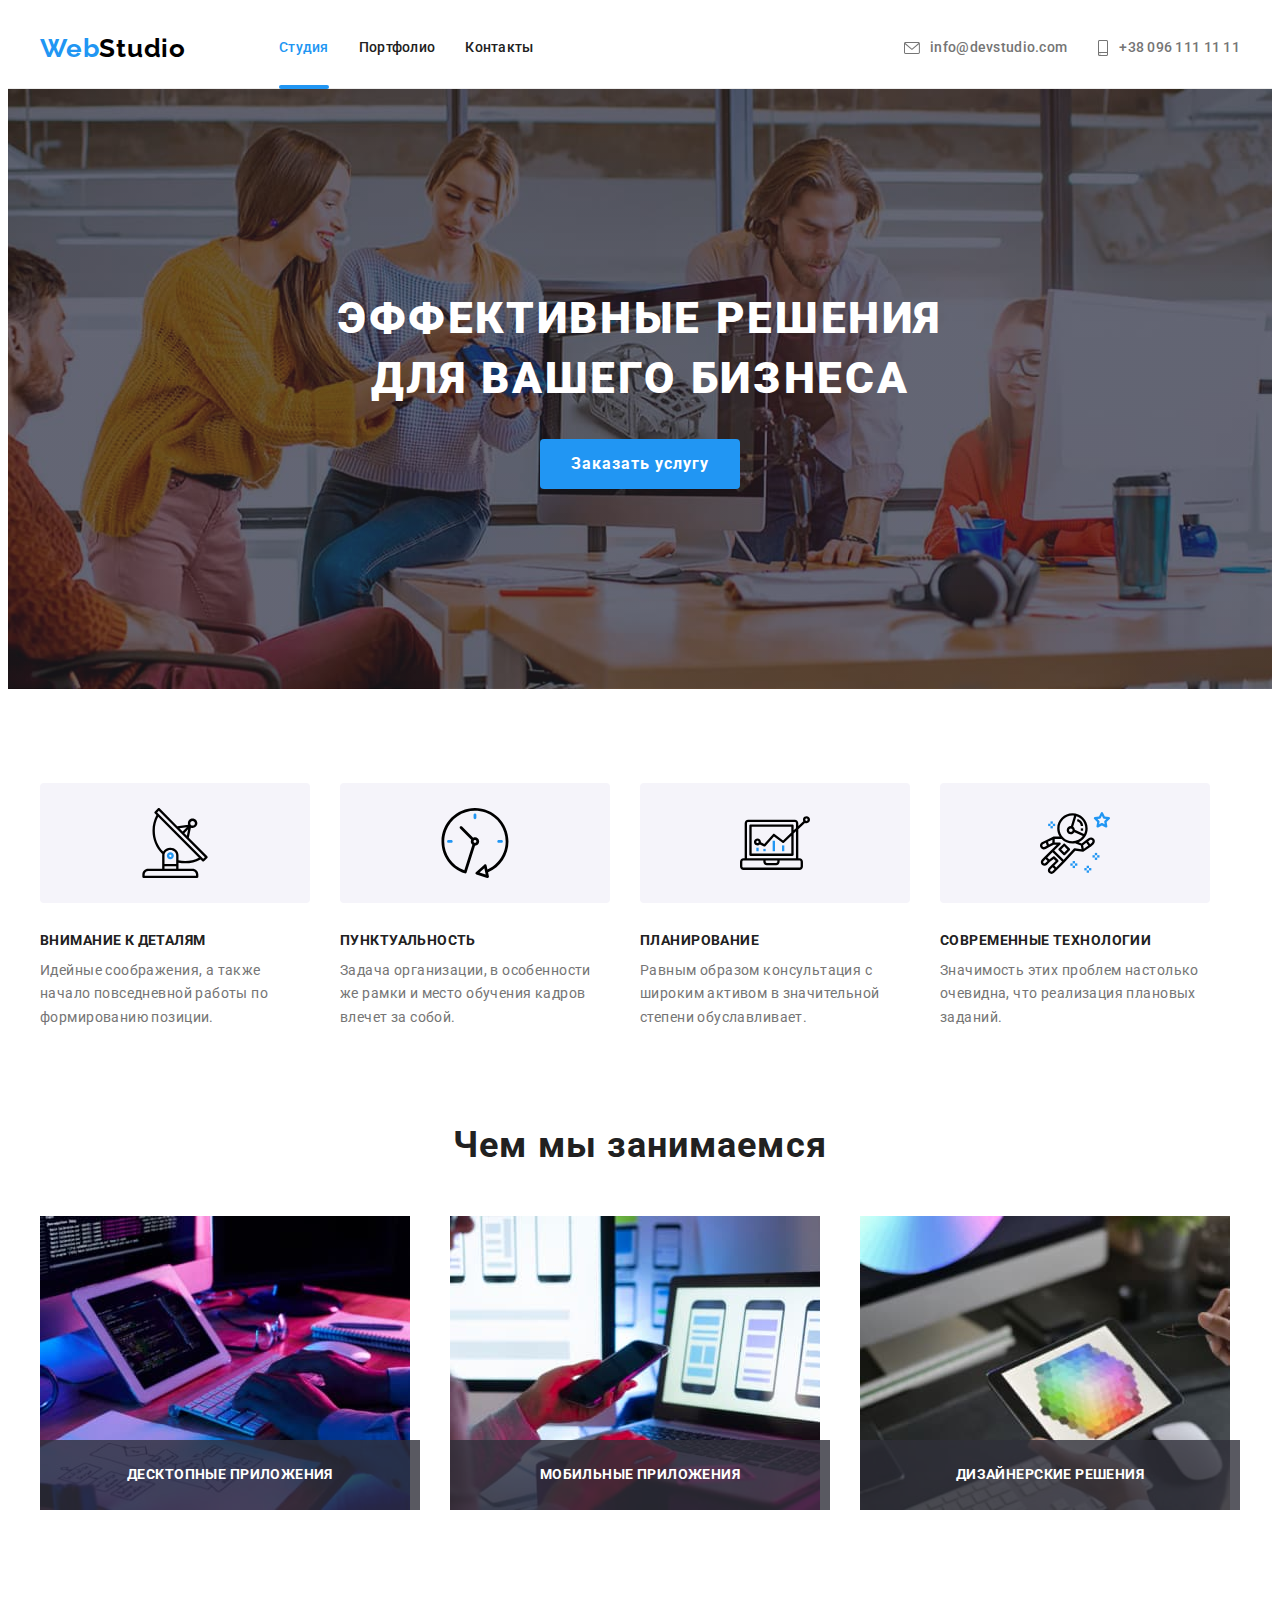
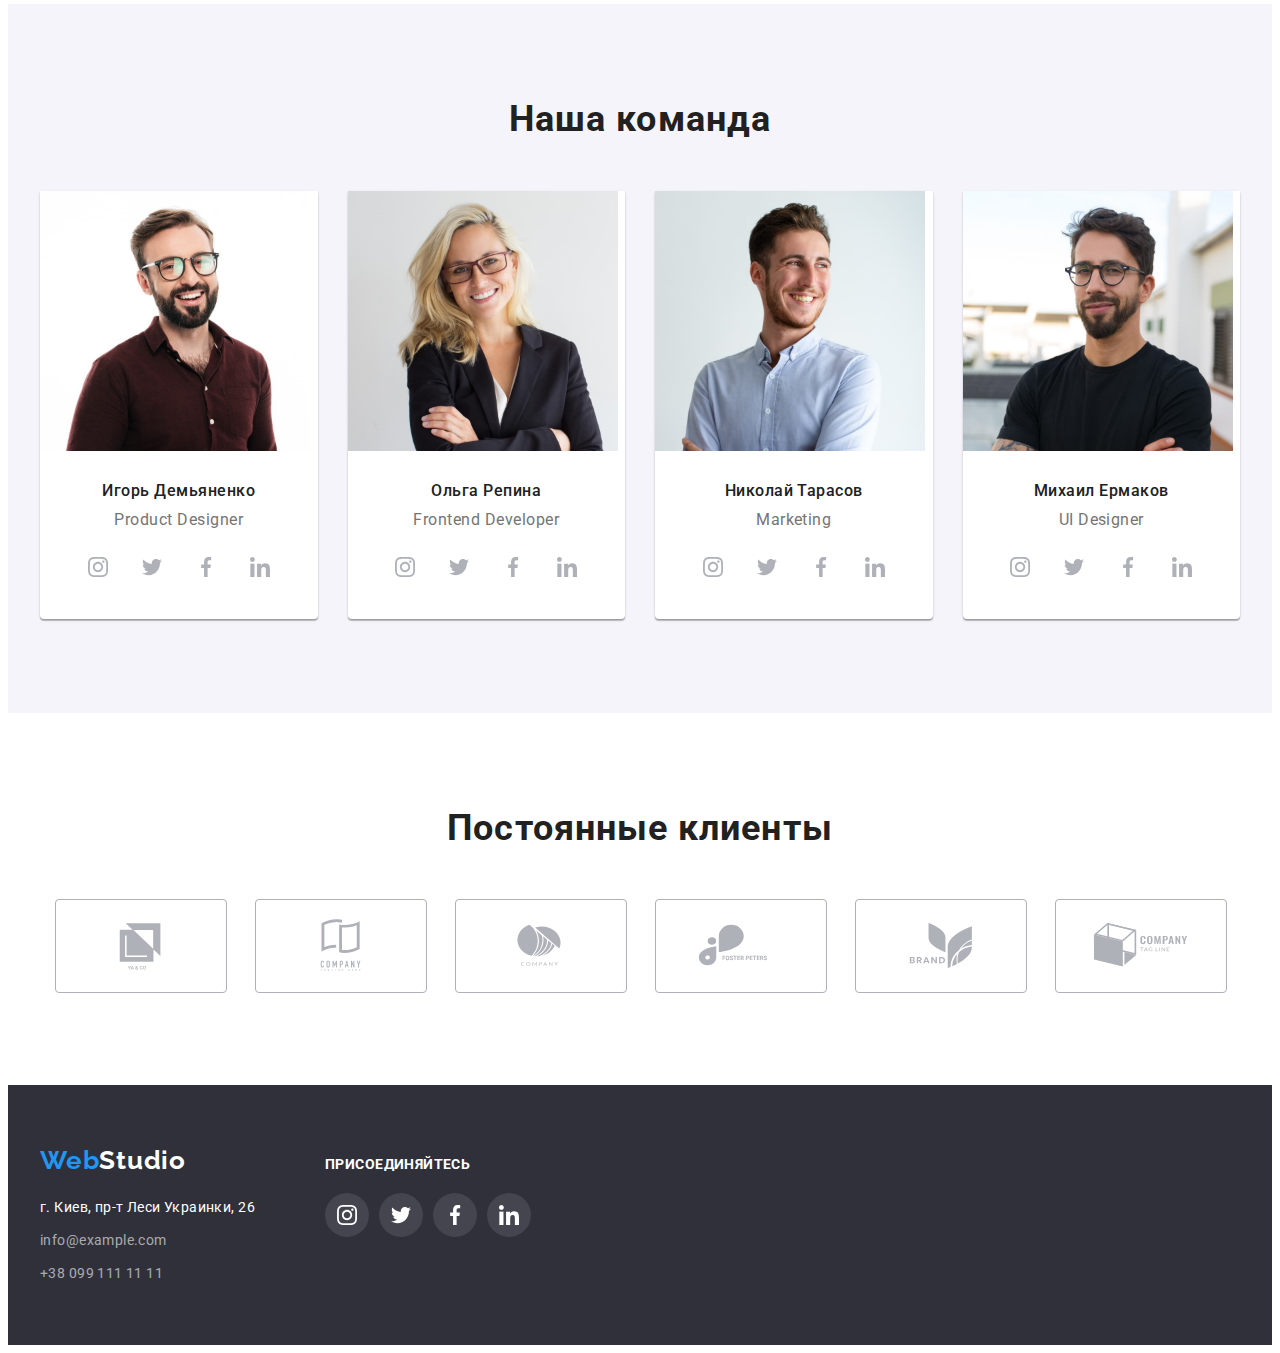
<file: index.html>
<!DOCTYPE html>
<html lang="ru">
  <head>
    <meta charset="UTF-8" />
    <meta http-equiv="X-UA-Compatible" content="IE=edge" />
    <meta name="viewport" content="width=device-width, initial-scale=1.0" />
    <title>WebStudio</title>
    <link rel="preconnect" href="https://fonts.googleapis.com" />
    <link rel="preconnect" href="https://fonts.gstatic.com" crossorigin />
    <link
      href="https://fonts.googleapis.com/css2?family=Raleway:wght@700&family=Roboto:wght@400;500;700;900&display=swap"
      rel="stylesheet"
    />
    <link
      rel="stylesheet"
      href="https://cdnjs.cloudflare.com/ajax/libs/modern-normalize/1.1.0/modern-normalize.min.css"
      integrity="sha512-wpPYUAdjBVSE4KJnH1VR1HeZfpl1ub8YT/NKx4PuQ5NmX2tKuGu6U/JRp5y+Y8XG2tV+wKQpNHVUX03MfMFn9Q=="
      crossorigin="anonymous"
      referrerpolicy="no-referrer"
    />
    <link rel="stylesheet" href="./css/styles.css" />
  </head>

  <body>
    <header class="header">
      <div class="container header-container">
        <nav class="header-navigation">
          <a class="logo header-logo link" href="./index.html" lang="en">
            Web<span class="header-logo-text">Studio</span></a
          >
          <ul class="header-list list">
            <li class="header-item">
              <a href="./index.html" class="header-link link current-page">Студия</a>
            </li>
            <li class="header-item">
              <a href="./portfolio.html" class="header-link link">Портфолио</a>
            </li>
            <li class="header-item">
              <a href="" class="header-link link">Контакты</a>
            </li>
          </ul>
        </nav>
        <ul class="header-list list">
          <li class="header-item">
            <a class="header-contacts link" href="mailto:info@devstudio.com">
              <svg class="contacts-icon" width="16" height="12">
                <use href="./images/icons.svg#icon-envelope"></use>
              </svg>
              info@devstudio.com
            </a>
          </li>
          <li class="header-item">
            <a class="header-contacts link" href="tel:+380961111111">
              <svg class="contacts-icon" width="12" height="16">
                <use href="./images/icons.svg#icon-smartphone"></use>
              </svg>
              +38 096 111 11 11
            </a>
          </li>
        </ul>
      </div>
    </header>
    <main>
      <!-- HERO -->
      <section class="hero">
        <div class="container">
          <h1 class="hero-item">Эффективные решения для вашего бизнеса</h1>
          <button class="hero-btn" type="button" data-modal-open>Заказать услугу</button>
        </div>
      </section>
      <!-- BENEFITS -->
      <section class="benefits section">
        <div class="container">
          <h2 class="visually-hidden">Наши преимущества</h2>
          <ul class="benefits-list list">
            <li class="benefits-item">
              <div class="benefits-icon-box">
                <svg class="benefits-icon" width="70" height="70">
                  <use href="./images/icons.svg#icon-antenna"></use>
                </svg>
              </div>
              <h3 class="benefits-title">Внимание к деталям</h3>
              <p class="benefits-text">
                Идейные соображения, а также начало повседневной работы по формированию позиции.
              </p>
            </li>
            <li class="benefits-item">
              <div class="benefits-icon-box">
                <svg class="benefits-icon" width="70" height="70">
                  <use href="./images/icons.svg#icon-clock"></use>
                </svg>
              </div>
              <h3 class="benefits-title">Пунктуальность</h3>
              <p class="benefits-text">
                Задача организации, в особенности же рамки и место обучения кадров влечет за собой.
              </p>
            </li>
            <li class="benefits-item">
              <div class="benefits-icon-box">
                <svg class="benefits-icon" width="70" height="70">
                  <use href="./images/icons.svg#icon-diagram"></use>
                </svg>
              </div>
              <h3 class="benefits-title">Планирование</h3>
              <p class="benefits-text">
                Равным образом консультация с широким активом в значительной степени обуславливает.
              </p>
            </li>
            <li class="benefits-item">
              <div class="benefits-icon-box">
                <svg class="benefits-icon" width="70" height="70">
                  <use href="./images/icons.svg#icon-astronaut"></use>
                </svg>
              </div>
              <h3 class="benefits-title">Современные технологии</h3>
              <p class="benefits-text">
                Значимость этих проблем настолько очевидна, что реализация плановых заданий.
              </p>
            </li>
          </ul>
        </div>
      </section>
      <!-- ABOUT -->
      <section class="about section">
        <div class="container">
          <h2 class="about-title section-title">Чем мы занимаемся</h2>
          <ul class="about-list list">
            <li class="about-item">
              <img src="./images/box-1.jpg" alt="кодинг" width="370" height="294" />
              <p class="about-item-title">Десктопные приложения</p>
            </li>
            <li class="about-item">
              <img src="./images/box-2.jpg" alt="мобильные приложения" width="370" height="294" />
              <p class="about-item-title">Мобильные приложения</p>
            </li>
            <li class="about-item">
              <img src="./images/box-3.jpg" alt="дизайн" width="370" height="294" />
              <p class="about-item-title">Дизайнерские решения</p>
            </li>
          </ul>
        </div>
      </section>
      <!-- TEAM -->
      <section class="team section">
        <div class="container">
          <h2 class="team-title section-title">Наша команда</h2>
          <ul class="team-list list">
            <li class="team-item">
              <img src="./images/team-card-1.jpg" alt="Игорь Демьяненко" width="270" height="260" />
              <div class="team-item-about">
                <h3 class="team-item-title">Игорь Демьяненко</h3>
                <p class="team-item-text" lang="en">Product Designer</p>
                <ul class="team-social-list list">
                  <li class="team-social-item">
                    <a href="" class="team-social-link">
                      <svg class="team-social-icon" width="20" height="20">
                        <use href="./images/icons.svg#icon-instagram"></use>
                      </svg>
                    </a>
                  </li>
                  <li class="team-social-item">
                    <a href="" class="team-social-link">
                      <svg class="team-social-icon" width="20" height="20">
                        <use href="./images/icons.svg#icon-twitter"></use>
                      </svg>
                    </a>
                  </li>
                  <li class="team-social-item">
                    <a href="" class="team-social-link">
                      <svg class="team-social-icon" width="20" height="20">
                        <use href="./images/icons.svg#icon-facebook"></use>
                      </svg>
                    </a>
                  </li>
                  <li class="team-social-item">
                    <a href="" class="team-social-link">
                      <svg class="team-social-icon" width="20" height="20">
                        <use href="./images/icons.svg#icon-linkedin"></use>
                      </svg>
                    </a>
                  </li>
                </ul>
              </div>
            </li>
            <li class="team-item">
              <img src="./images/team-card-2.jpg" alt="Ольга Репина" width="270" height="260" />
              <div class="team-item-about">
                <h3 class="team-item-title">Ольга Репина</h3>
                <p class="team-item-text" lang="en">Frontend Developer</p>
                <ul class="team-social-list list">
                  <li class="team-social-item">
                    <a href="" class="team-social-link">
                      <svg class="team-social-icon" width="20" height="20">
                        <use href="./images/icons.svg#icon-instagram"></use>
                      </svg>
                    </a>
                  </li>
                  <li class="team-social-item">
                    <a href="" class="team-social-link">
                      <svg class="team-social-icon" width="20" height="20">
                        <use href="./images/icons.svg#icon-twitter"></use>
                      </svg>
                    </a>
                  </li>
                  <li class="team-social-item">
                    <a href="" class="team-social-link">
                      <svg class="team-social-icon" width="20" height="20">
                        <use href="./images/icons.svg#icon-facebook"></use>
                      </svg>
                    </a>
                  </li>
                  <li class="team-social-item">
                    <a href="" class="team-social-link">
                      <svg class="team-social-icon" width="20" height="20">
                        <use href="./images/icons.svg#icon-linkedin"></use>
                      </svg>
                    </a>
                  </li>
                </ul>
              </div>
            </li>
            <li class="team-item">
              <img src="./images/team-card-3.jpg" alt="Николай Тарасов" width="270" height="260" />
              <div class="team-item-about">
                <h3 class="team-item-title">Николай Тарасов</h3>
                <p class="team-item-text" lang="en">Marketing</p>
                <ul class="team-social-list list">
                  <li class="team-social-item">
                    <a href="" class="team-social-link">
                      <svg class="team-social-icon" width="20" height="20">
                        <use href="./images/icons.svg#icon-instagram"></use>
                      </svg>
                    </a>
                  </li>
                  <li class="team-social-item">
                    <a href="" class="team-social-link">
                      <svg class="team-social-icon" width="20" height="20">
                        <use href="./images/icons.svg#icon-twitter"></use>
                      </svg>
                    </a>
                  </li>
                  <li class="team-social-item">
                    <a href="" class="team-social-link">
                      <svg class="team-social-icon" width="20" height="20">
                        <use href="./images/icons.svg#icon-facebook"></use>
                      </svg>
                    </a>
                  </li>
                  <li class="team-social-item">
                    <a href="" class="team-social-link">
                      <svg class="team-social-icon" width="20" height="20">
                        <use href="./images/icons.svg#icon-linkedin"></use>
                      </svg>
                    </a>
                  </li>
                </ul>
              </div>
            </li>
            <li class="team-item">
              <img src="./images/team-card-4.jpg" alt="Михаил Ермаков" width="270" height="260" />
              <div class="team-item-about">
                <h3 class="team-item-title">Михаил Ермаков</h3>
                <p class="team-item-text" lang="en">UI Designer</p>
                <ul class="team-social-list list">
                  <li class="team-social-item">
                    <a href="" class="team-social-link">
                      <svg class="team-social-icon" width="20" height="20">
                        <use href="./images/icons.svg#icon-instagram"></use>
                      </svg>
                    </a>
                  </li>
                  <li class="team-social-item">
                    <a href="" class="team-social-link">
                      <svg class="team-social-icon" width="20" height="20">
                        <use href="./images/icons.svg#icon-twitter"></use>
                      </svg>
                    </a>
                  </li>
                  <li class="team-social-item">
                    <a href="" class="team-social-link">
                      <svg class="team-social-icon" width="20" height="20">
                        <use href="./images/icons.svg#icon-facebook"></use>
                      </svg>
                    </a>
                  </li>
                  <li class="team-social-item">
                    <a href="" class="team-social-link">
                      <svg class="team-social-icon" width="20" height="20">
                        <use href="./images/icons.svg#icon-linkedin"></use>
                      </svg>
                    </a>
                  </li>
                </ul>
              </div>
            </li>
          </ul>
        </div>
      </section>
      <!-- CLIENTS -->
      <section class="clients section">
        <div class="container">
          <h2 class="clients-title section-title">Постоянные клиенты</h2>
          <ul class="clients-list list">
            <li class="clients-item">
              <a href="" class="clients-link">
                <svg class="clients-icon" width="106" height="60">
                  <use href="./images/icons.svg#icon-client-1"></use>
                </svg>
              </a>
            </li>
            <li class="clients-item">
              <a href="" class="clients-link">
                <svg class="clients-icon" width="106" height="60">
                  <use href="./images/icons.svg#icon-client-2"></use>
                </svg>
              </a>
            </li>
            <li class="clients-item">
              <a href="" class="clients-link">
                <svg class="clients-icon" width="106" height="60">
                  <use href="./images/icons.svg#icon-client-3"></use>
                </svg>
              </a>
            </li>
            <li class="clients-item">
              <a href="" class="clients-link">
                <svg class="clients-icon" width="106" height="60">
                  <use href="./images/icons.svg#icon-client-4"></use>
                </svg>
              </a>
            </li>
            <li class="clients-item">
              <a href="" class="clients-link">
                <svg class="clients-icon" width="106" height="60">
                  <use href="./images/icons.svg#icon-client-5"></use>
                </svg>
              </a>
            </li>
            <li class="clients-item">
              <a href="" class="clients-link">
                <svg class="clients-icon" width="106" height="60">
                  <use href="./images/icons.svg#icon-client-6"></use>
                </svg>
              </a>
            </li>
          </ul>
        </div>
      </section>
    </main>
    <footer class="footer">
      <div class="container footer-container">
        <div class="footer-address">
          <a class="logo footer-logo link" href="./index.html" lang="en">
            Web<span class="footer-logo-text">Studio</span></a
          >
          <address class="address">
            <ul class="address-list list">
              <li class="address-item">
                <a
                  class="address-link link"
                  href="https://goo.gl/maps/UUVyCfxWeA6QMMEp7"
                  target="_blank"
                  rel="noopener noreferrer"
                >
                  г. Киев, пр-т Леси Украинки, 26
                </a>
              </li>
              <li class="address-item">
                <a class="contacts-link link" href="mailto:info@example.com">info@example.com</a>
              </li>
              <li class="address-item">
                <a class="contacts-link link" href="tel:+380991111111">+38 099 111 11 11</a>
              </li>
            </ul>
          </address>
        </div>
        <div class="footer-social">
          <p class="footer-social-title">присоединяйтесь</p>
          <ul class="footer-social-list list">
            <li class="footer-social-item">
              <a href="" class="footer-social-link">
                <svg class="footer-social-icon" width="20" height="20">
                  <use href="./images/icons.svg#icon-instagram"></use>
                </svg>
              </a>
            </li>
            <li class="footer-social-item">
              <a href="" class="footer-social-link">
                <svg class="footer-social-icon" width="20" height="20">
                  <use href="./images/icons.svg#icon-twitter"></use>
                </svg>
              </a>
            </li>
            <li class="footer-social-item">
              <a href="" class="footer-social-link">
                <svg class="footer-social-icon" width="20" height="20">
                  <use href="./images/icons.svg#icon-facebook"></use>
                </svg>
              </a>
            </li>
            <li class="footer-social-item">
              <a href="" class="footer-social-link">
                <svg class="footer-social-icon" width="20" height="20">
                  <use href="./images/icons.svg#icon-linkedin"></use>
                </svg>
              </a>
            </li>
          </ul>
        </div>
      </div>
    </footer>
    <div class="backdrop is-hidden" data-modal>
      <div class="modal">
        <button type="button" class="modal-close" data-modal-close>
          <svg class="close-icon" width="18" height="18">
            <use href="./images/icons.svg#icon-close"></use>
          </svg>
        </button>
      </div>
    </div>
    <script src="./js/modal.js"></script>
  </body>
</html>
</file>
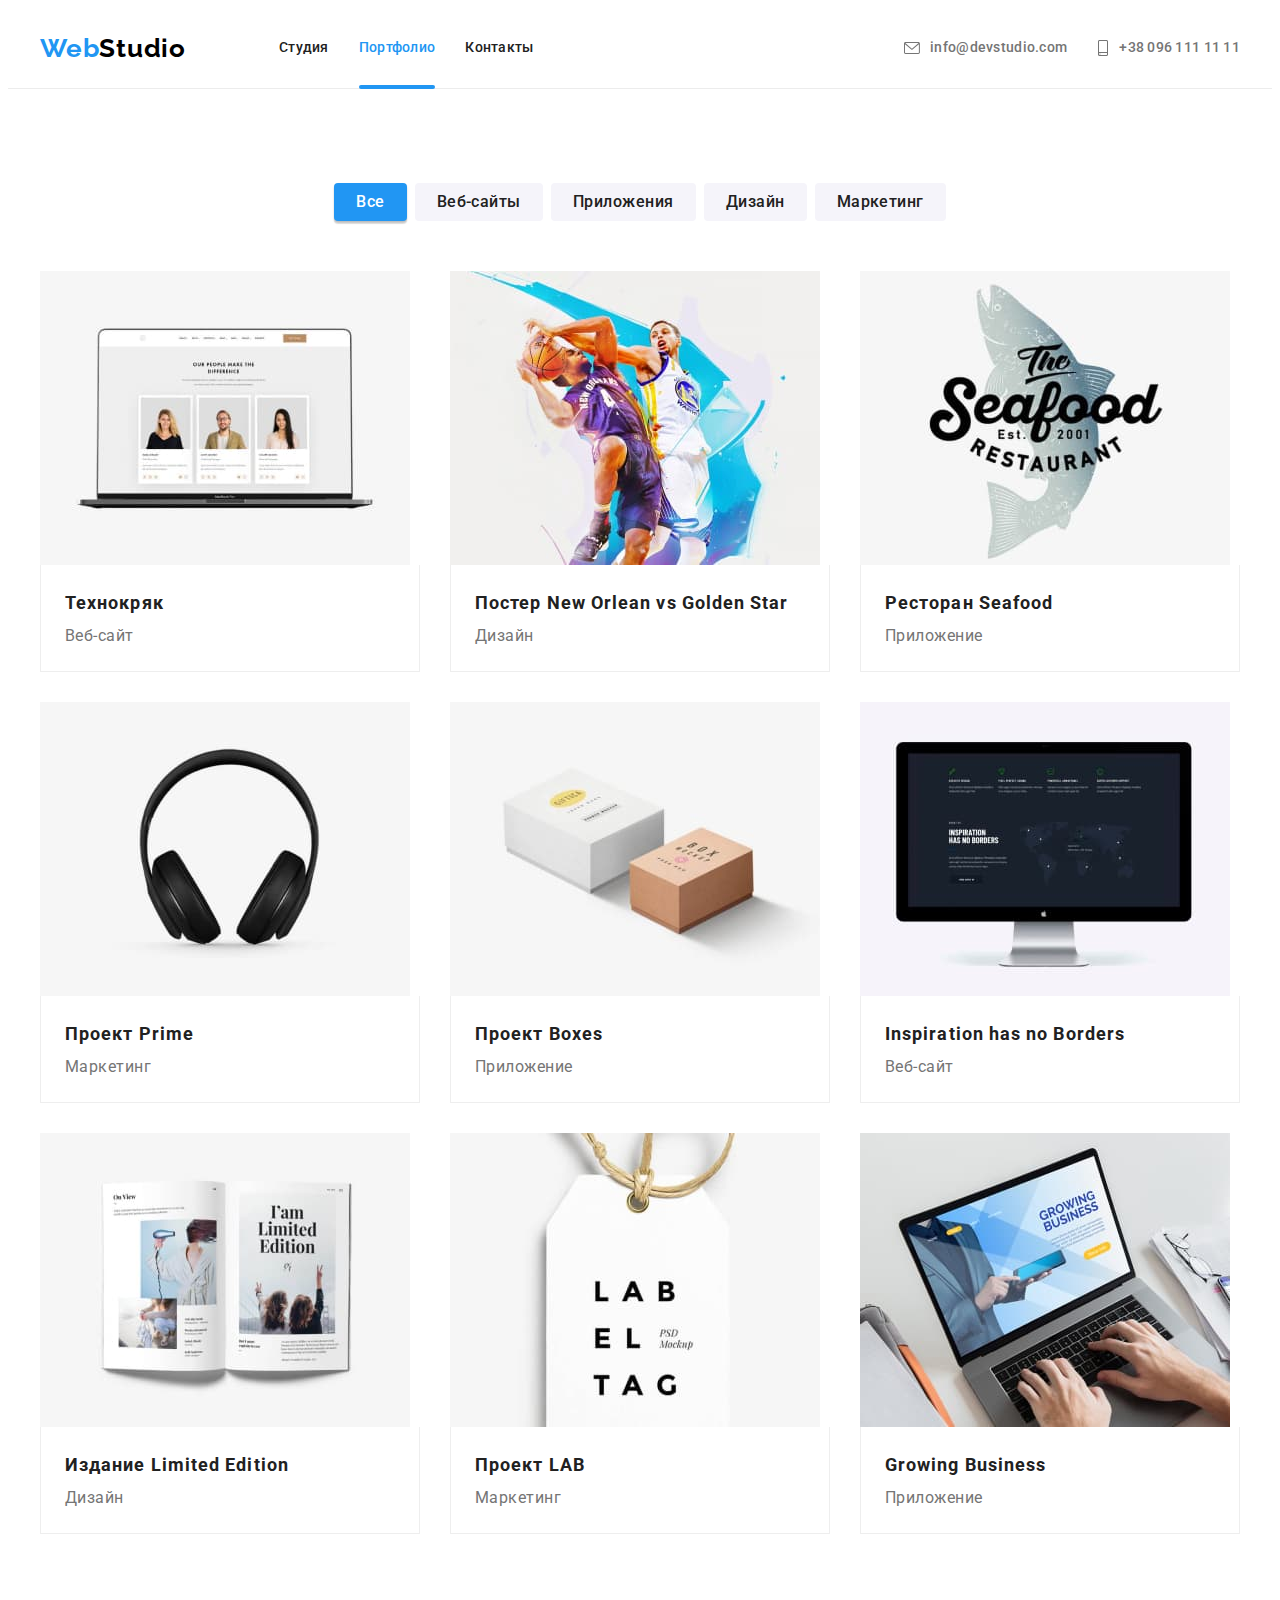
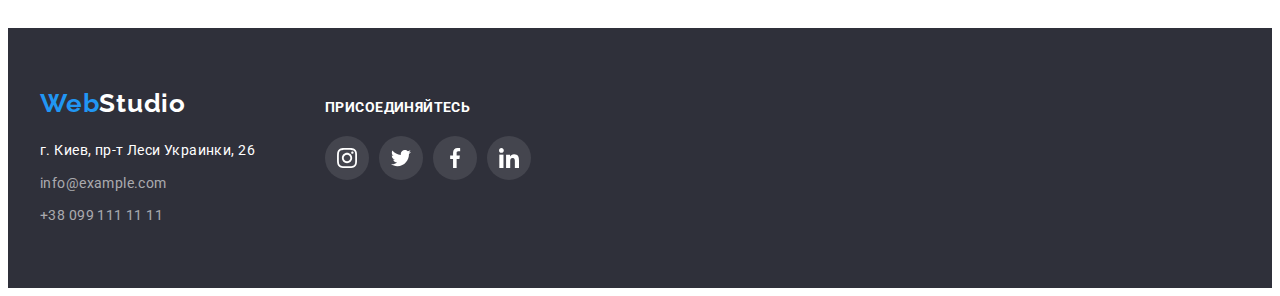
<file: portfolio.html>
<!DOCTYPE html>
<html lang="ru">
  <head>
    <meta charset="UTF-8" />
    <meta http-equiv="X-UA-Compatible" content="IE=edge" />
    <meta name="viewport" content="width=device-width, initial-scale=1.0" />
    <title>WebStudio</title>
    <link rel="preconnect" href="https://fonts.googleapis.com" />
    <link rel="preconnect" href="https://fonts.gstatic.com" crossorigin />
    <link
      href="https://fonts.googleapis.com/css2?family=Raleway:wght@700&family=Roboto:wght@400;500;700;900&display=swap"
      rel="stylesheet"
    />
    <link
      rel="stylesheet"
      href="https://cdnjs.cloudflare.com/ajax/libs/modern-normalize/1.1.0/modern-normalize.min.css"
      integrity="sha512-wpPYUAdjBVSE4KJnH1VR1HeZfpl1ub8YT/NKx4PuQ5NmX2tKuGu6U/JRp5y+Y8XG2tV+wKQpNHVUX03MfMFn9Q=="
      crossorigin="anonymous"
      referrerpolicy="no-referrer"
    />
    <link rel="stylesheet" href="./css/styles.css" />
  </head>

  <body>
    <header class="header">
      <div class="container header-container">
        <nav class="header-navigation">
          <a class="logo header-logo link" href="./index.html" lang="en">
            Web<span class="header-logo-text">Studio</span></a
          >
          <ul class="header-list list">
            <li class="header-item">
              <a href="./index.html" class="header-link link">Студия</a>
            </li>
            <li class="header-item">
              <a href="./portfolio.html" class="header-link link current-page">Портфолио</a>
            </li>
            <li class="header-item">
              <a href="" class="header-link link">Контакты</a>
            </li>
          </ul>
        </nav>
        <ul class="header-list list">
          <li class="header-item">
            <a class="header-contacts link" href="mailto:info@devstudio.com">
              <svg class="contacts-icon" width="16" height="12">
                <use href="./images/icons.svg#icon-envelope"></use>
              </svg>
              info@devstudio.com
            </a>
          </li>
          <li class="header-item">
            <a class="header-contacts link" href="tel:+380961111111">
              <svg class="contacts-icon" width="12" height="16">
                <use href="./images/icons.svg#icon-smartphone"></use>
              </svg>
              +38 096 111 11 11
            </a>
          </li>
        </ul>
      </div>
    </header>
    <main>
      <section class="section">
        <div class="container">
          <h1 class="visually-hidden">Портфолио</h1>
          <!-- BUTTONS -->
          <ul class="filter-list list">
            <li class="filter-item current">
              <button class="button current-btn" type="button">Все</button>
            </li>
            <li class="filter-item current">
              <button class="button" type="button">Веб-сайты</button>
            </li>
            <li class="filter-item current">
              <button class="button" type="button">Приложения</button>
            </li>
            <li class="filter-item current">
              <button class="button" type="button">Дизайн</button>
            </li>
            <li class="filter-item current">
              <button class="button" type="button">Маркетинг</button>
            </li>
          </ul>
          <!-- PORTFOLIO LIST -->
          <ul class="portfolio-list list">
            <li class="portfolio-item">
              <a href="" class="portfolio-link link">
                <div class="portfolio-wrap">
                  <img src="./images/technokryak.jpg" alt="Технокряк" width="370" height="294" />
                  <p class="portfolio-wrap-text">
                    Технокряк это современная площадка распространения коронавируса. Компании
                    используют эту платформу для цифрового шпионажа и атак на защищённые сервера
                    конкурентов.
                  </p>
                </div>
                <div class="portfolio-about">
                  <h2 class="portfolio-item-title">Технокряк</h2>
                  <p class="portfolio-item-text">Веб-сайт</p>
                </div>
              </a>
            </li>
            <li class="portfolio-item">
              <a href="" class="portfolio-link link">
                <div class="portfolio-wrap">
                  <img
                    src="./images/poster-no-gs.jpg"
                    alt="Постер New Orlean vs Golden Star"
                    width="370"
                    height="294"
                  />
                  <p class="portfolio-wrap-text">
                    Lorem ipsum dolor sit amet consectetur, adipisicing elit. Iusto eum accusamus
                    tempore doloribus repellendus corrupti voluptates, aut impedit corporis atque
                    cum molestias aliquam, dolor ab deleniti rerum animi laboriosam nihil!
                  </p>
                </div>
                <div class="portfolio-about">
                  <h2 class="portfolio-item-title">
                    Постер <span lang="en">New Orlean vs Golden Star</span>
                  </h2>
                  <p class="portfolio-item-text">Дизайн</p>
                </div>
              </a>
            </li>
            <li class="portfolio-item">
              <a href="" class="portfolio-link link">
                <div class="portfolio-wrap">
                  <img src="./images/seafood.jpg" alt="Ресторан Seafood" width="370" height="294" />
                  <p class="portfolio-wrap-text">
                    Lorem, ipsum dolor sit amet consectetur adipisicing elit. Ratione sit ad nam
                    earum, non quam maxime dignissimos totam tempore neque, perferendis inventore
                    quibusdam nostrum officiis nisi laudantium, quae explicabo dolores architecto
                    eveniet cumque?
                  </p>
                </div>
                <div class="portfolio-about">
                  <h2 class="portfolio-item-title">Ресторан <span lang="en">Seafood</span></h2>
                  <p class="portfolio-item-text">Приложение</p>
                </div>
              </a>
            </li>
            <li class="portfolio-item">
              <a href="" class="portfolio-link link">
                <div class="portfolio-wrap">
                  <img
                    src="./images/project-prime.jpg"
                    alt="Проект Prime"
                    width="370"
                    height="294"
                  />
                  <p class="portfolio-wrap-text">
                    Lorem ipsum dolor sit amet consectetur, adipisicing elit. Debitis, possimus
                    doloribus porro magnam voluptate nemo minus in quasi voluptates cumque
                    perspiciatis eos quaerat aut nobis similique.
                  </p>
                </div>
                <div class="portfolio-about">
                  <h2 class="portfolio-item-title">Проект <span lang="en">Prime</span></h2>
                  <p class="portfolio-item-text">Маркетинг</p>
                </div>
              </a>
            </li>
            <li class="portfolio-item">
              <a href="" class="portfolio-link link">
                <div class="portfolio-wrap">
                  <img
                    src="./images/project-boxes.jpg"
                    alt="Проект Boxes"
                    width="370"
                    height="294"
                  />
                  <p class="portfolio-wrap-text">
                    Lorem ipsum dolor sit, amet consectetur adipisicing elit. Beatae, quo?
                  </p>
                </div>
                <div class="portfolio-about">
                  <h2 class="portfolio-item-title">Проект <span lang="en">Boxes</span></h2>
                  <p class="portfolio-item-text">Приложение</p>
                </div>
              </a>
            </li>
            <li class="portfolio-item">
              <a href="" class="portfolio-link link">
                <div class="portfolio-wrap">
                  <img
                    src="./images/insp-has-no-borders.jpg"
                    alt="Inspiration has no Borders"
                    width="370"
                    height="294"
                  />
                  <p class="portfolio-wrap-text">
                    Lorem ipsum dolor, sit amet consectetur adipisicing elit. Rerum, adipisci
                    numquam! Repellat qui voluptatum nobis.
                  </p>
                </div>
                <div class="portfolio-about">
                  <h2 class="portfolio-item-title" lang="en">Inspiration has no Borders</h2>
                  <p class="portfolio-item-text">Веб-сайт</p>
                </div>
              </a>
            </li>
            <li class="portfolio-item">
              <a href="" class="portfolio-link link">
                <div class="portfolio-wrap">
                  <img
                    src="./images/izd-limited-edition.jpg"
                    alt="Издание Limited Edition"
                    width="370"
                    height="294"
                  />
                  <p class="portfolio-wrap-text">
                    Lorem ipsum dolor sit amet consectetur adipisicing elit. Molestias animi nisi
                    vero corrupti asperiores quas totam enim quaerat ad incidunt.
                  </p>
                </div>
                <div class="portfolio-about">
                  <h2 class="portfolio-item-title">
                    Издание <span lang="en">Limited Edition</span>
                  </h2>
                  <p class="portfolio-item-text">Дизайн</p>
                </div>
              </a>
            </li>
            <li class="portfolio-item">
              <a href="" class="portfolio-link link">
                <div class="portfolio-wrap">
                  <img src="./images/project-lab.jpg" alt="Проект LAB" width="370" height="294" />
                  <p class="portfolio-wrap-text">
                    Lorem ipsum dolor sit amet consectetur adipisicing elit. Culpa reprehenderit
                    incidunt ex ab voluptas dolorem ad similique, ipsam obcaecati reiciendis facere
                    maiores, repudiandae non? Saepe!
                  </p>
                </div>
                <div class="portfolio-about">
                  <h2 class="portfolio-item-title">Проект <span lang="en">LAB</span></h2>
                  <p class="portfolio-item-text">Маркетинг</p>
                </div>
              </a>
            </li>
            <li class="portfolio-item">
              <a href="" class="portfolio-link link">
                <div class="portfolio-wrap">
                  <img
                    src="./images/growing-business.jpg"
                    alt="Growing Business"
                    width="370"
                    height="294"
                  />
                  <p class="portfolio-wrap-text">
                    Lorem ipsum dolor sit amet consectetur, adipisicing elit. Et velit, animi
                    doloribus quo nihil error illo, impedit voluptates voluptas blanditiis ea sint a
                    cupiditate unde nisi corporis praesentium, distinctio magnam?
                  </p>
                </div>
                <div class="portfolio-about">
                  <h2 class="portfolio-item-title" lang="en">Growing Business</h2>
                  <p class="portfolio-item-text">Приложение</p>
                </div>
              </a>
            </li>
          </ul>
        </div>
      </section>
    </main>
    <footer class="footer">
      <div class="container footer-container">
        <div class="footer-address">
          <a class="logo footer-logo link" href="./index.html" lang="en">
            Web<span class="footer-logo-text">Studio</span></a
          >
          <address class="address">
            <ul class="address-list list">
              <li class="address-item">
                <a
                  class="address-link link"
                  href="https://goo.gl/maps/UUVyCfxWeA6QMMEp7"
                  target="_blank"
                  rel="noopener noreferrer"
                >
                  г. Киев, пр-т Леси Украинки, 26
                </a>
              </li>
              <li class="address-item">
                <a class="contacts-link link" href="mailto:info@example.com">info@example.com</a>
              </li>
              <li class="address-item">
                <a class="contacts-link link" href="tel:+380991111111">+38 099 111 11 11</a>
              </li>
            </ul>
          </address>
        </div>
        <div class="footer-social">
          <h2 class="footer-social-title">присоединяйтесь</h2>
          <ul class="footer-social-list list">
            <li class="footer-social-item">
              <a href="" class="footer-social-link">
                <svg class="footer-social-icon" width="20" height="20">
                  <use href="./images/icons.svg#icon-instagram"></use>
                </svg>
              </a>
            </li>
            <li class="footer-social-item">
              <a href="" class="footer-social-link">
                <svg class="footer-social-icon" width="20" height="20">
                  <use href="./images/icons.svg#icon-twitter"></use>
                </svg>
              </a>
            </li>
            <li class="footer-social-item">
              <a href="" class="footer-social-link">
                <svg class="footer-social-icon" width="20" height="20">
                  <use href="./images/icons.svg#icon-facebook"></use>
                </svg>
              </a>
            </li>
            <li class="footer-social-item">
              <a href="" class="footer-social-link">
                <svg class="footer-social-icon" width="20" height="20">
                  <use href="./images/icons.svg#icon-linkedin"></use>
                </svg>
              </a>
            </li>
          </ul>
        </div>
      </div>
    </footer>
  </body>
</html>
</file>
<file: css/styles.css>
:root {
  --first-text-color: #212121;
  --second-text-color: #757575;
  --third-text-color: #ffffff;
  --fourth-text-color: rgba(255, 255, 255, 0.6);
  --accent-color: #2196f3;
  --main-background-color: #ffffff;
  --first-background-color: #f5f4fa;
  --second-background-color: #2f303a;
}

p,
h1,
h2,
h3,
h4,
h5,
h6 {
  margin: 0;
}

ul {
  margin: 0;
  padding: 0;
}

body {
  font-family: 'Roboto', sans-serif;
  background-color: var(--main-background-color);
  color: var(--first-text-color);
}

button {
  cursor: pointer;
}

img {
  display: block;
  max-width: 100%;
  height: auto;
}

.container {
  width: 1200px;
  padding-left: 15px;
  padding-right: 15px;
  margin: 0 auto;
}

.section {
  padding-top: 94px;
  padding-bottom: 94px;
}

.list {
  list-style: none;
}

.link {
  text-decoration: none;
}

.visually-hidden {
  position: absolute;
  white-space: nowrap;
  width: 1px;
  height: 1px;
  overflow: hidden;
  border: 0;
  padding: 0;
  clip: rect(0 0 0 0);
  clip-path: inset(50%);
  margin: -1px;
}

.logo {
  font-family: Raleway;
  font-weight: 700;
  font-size: 26px;
  line-height: 1.19;
  letter-spacing: 0.03em;
  color: #2196f3;
}

.section-title {
  font-weight: 700;
  font-size: 36px;
  line-height: 1.17;
  text-align: center;
  letter-spacing: 0.03em;
  color: var(--first-text-color);
  margin-bottom: 50px;
}

/* --------------HEADER-------------- */

.header {
  border-bottom: 1px solid #ececec;
}

.header-list {
  display: flex;
}

.header-navigation {
  display: flex;
  align-items: center;
}

.header-container {
  display: flex;
  align-items: center;
  justify-content: space-between;
}

.header-logo {
  display: block;
  margin-right: 93px;
  padding-top: 24px;
  padding-bottom: 24px;
}

.header-logo-text {
  color: #000000;
}

.header-item {
  display: flex;
  margin-right: 30px;
}

.header-item:last-child {
  margin-right: 0;
}

.header-item .link.current-page {
  color: var(--accent-color);
}

.current-page::after {
  position: absolute;
  bottom: -1px;
  left: 0;
  content: '';
  width: 100%;
  height: 4px;
  border-radius: 2px;
  background-color: var(--accent-color);
}

.header-link {
  position: relative;
  display: flex;
  font-weight: 500;
  font-size: 14px;
  line-height: 1.14;
  letter-spacing: 0.02em;
  color: var(--first-text-color);
  padding-top: 32px;
  padding-bottom: 32px;
  transition: color 250ms cubic-bezier(0.4, 0, 0.2, 1);
}

.header-contacts {
  display: flex;
  font-weight: 500;
  font-size: 14px;
  line-height: 1.14;
  letter-spacing: 0.02em;
  align-items: center;
  color: var(--second-text-color);
  padding-top: 32px;
  padding-bottom: 32px;
  transition: color 250ms cubic-bezier(0.4, 0, 0.2, 1);
}

.contacts-icon {
  fill: var(--second-text-color);
  margin-right: 10px;
  transition: fill 250ms cubic-bezier(0.4, 0, 0.2, 1);
}

.header-link:hover,
.header-link:focus,
.header-link:active,
.header-contacts:hover,
.header-contacts:focus {
  color: var(--accent-color);
}

.header-contacts:hover .contacts-icon,
.header-contacts:focus .contacts-icon {
  fill: var(--accent-color);
}

/* --------------HERO-------------- */

.hero {
  max-width: 1600px;
  margin-left: auto;
  margin-right: auto;
  background-color: var(--second-background-color);
  background-image: linear-gradient(to right, rgba(47, 48, 58, 0.4), rgba(47, 48, 58, 0.4)),
    url(../images/hero-bg.jpg);
  background-repeat: no-repeat;
  background-position: center;
  padding-top: 200px;
  padding-bottom: 200px;
  text-align: center;
}

.hero-item {
  font-weight: 900;
  font-size: 44px;
  line-height: 1.36;
  letter-spacing: 0.06em;
  text-transform: uppercase;
  color: var(--third-text-color);
  max-width: 696px;
  margin: 0 auto;
  margin-bottom: 30px;
}

.hero-btn {
  font-family: inherit;
  font-weight: 700;
  font-size: 16px;
  line-height: 1.87;
  letter-spacing: 0.06em;
  background-color: #2196f3;
  width: 200px;
  padding: 10px;
  color: var(--third-text-color);
  border-radius: 4px;
  border: none;
  display: block;
  margin: 0 auto;
}

/* --------------BENEFITS-------------- */

.benefits-list {
  display: flex;
}

.benefits-item:not(:last-child) {
  margin-right: 30px;
  max-width: 270px;
}

.benefits-icon-box {
  width: 270px;
  height: 120px;
  border-radius: 4px;
  display: flex;
  align-items: center;
  justify-content: center;
  background-color: var(--first-background-color);
  margin-bottom: 30px;
}

.benefits-title {
  font-weight: 700;
  font-size: 14px;
  line-height: 1.14;
  letter-spacing: 0.03em;
  text-transform: uppercase;
  color: var(--first-text-color);
  margin-bottom: 10px;
}

.benefits-text {
  font-size: 14px;
  line-height: 1.71;
  letter-spacing: 0.03em;
  color: var(--second-text-color);
}

/* --------------ABOUT-------------- */

.about {
  padding-top: 0;
  padding-bottom: 94px;
}

.about-list {
  display: flex;
  flex-wrap: wrap;
  margin-right: -30px;
  margin-bottom: -30px;
}

.about-item {
  position: relative;
  flex-basis: calc(100% / 3 - 30px);
  margin-right: 30px;
  margin-bottom: 30px;
}

.about-item-title {
  position: absolute;
  bottom: 0;
  left: 0;
  width: 100%;
  height: 70px;
  font-weight: 700;
  font-size: 14px;
  line-height: 1.14;

  letter-spacing: 0.03em;
  text-transform: uppercase;
  color: var(--third-text-color);
  background-color: rgba(47, 48, 58, 0.8);
  display: flex;
  align-items: center;
  justify-content: center;
}

/* --------------TEAM-------------- */

.team {
  background-color: var(--first-background-color);
}

.team-list {
  display: flex;
  flex-wrap: wrap;
  margin-right: -30px;
  margin-bottom: -30px;
}

.team-item {
  flex-basis: calc(100% / 4 - 30px);
  margin-right: 30px;
  margin-bottom: 30px;
  background-color: var(--main-background-color);
  box-shadow: 0px 1px 3px rgba(0, 0, 0, 0.12), 0px 1px 1px rgba(0, 0, 0, 0.14),
    0px 2px 1px rgba(0, 0, 0, 0.2);
  border-radius: 0px 0px 4px 4px;
}

.team-item-about {
  padding: 30px 32px;
}

.team-item-title {
  font-weight: 500;
  font-size: 16px;
  line-height: 1.19;
  text-align: center;
  letter-spacing: 0.03em;
  color: var(--first-text-color);
  margin-bottom: 10px;
}

.team-item-text {
  font-size: 16px;
  line-height: 1.19;
  text-align: center;
  letter-spacing: 0.03em;
  color: var(--second-text-color);
  margin-bottom: 16px;
}

.team-social-list {
  display: flex;
  justify-content: center;
}

.team-social-item {
  width: 44px;
  height: 44px;
}

.team-social-item + .team-social-item {
  margin-left: 10px;
}

.team-social-link {
  width: 100%;
  height: 100%;
  border-radius: 50%;
  display: flex;
  align-items: center;
  justify-content: center;
  background-color: var(--main-background-color);
  color: #afb1b8;
  transition: color 250ms cubic-bezier(0.4, 0, 0.2, 1),
    background-color 250ms cubic-bezier(0.4, 0, 0.2, 1);
}

.team-social-icon {
  fill: currentColor;
}

.team-social-link:hover,
.team-social-link:focus {
  background-color: var(--accent-color);
  color: var(--main-background-color);
}

/* --------------CLIENTS-------------- */

.clients-list {
  display: flex;
  justify-content: center;
}

.clients-item {
  width: 170px;
  height: 92px;
}

.clients-item + .clients-item {
  margin-left: 30px;
}

.clients-link {
  width: 100%;
  height: 100%;
  border: 1px solid #afb1b8;
  border-radius: 4px;
  display: flex;
  align-items: center;
  justify-content: center;
  color: #afb1b8;
  transition: border-color 250ms cubic-bezier(0.4, 0, 0.2, 1),
    color 250ms cubic-bezier(0.4, 0, 0.2, 1);
}

.clients-icon {
  fill: currentColor;
}

.clients-link:hover,
.clients-link:focus {
  border-color: var(--accent-color);
  color: var(--accent-color);
}

/* --------------FOOTER-------------- */

.footer {
  display: flex;
  padding-top: 60px;
  padding-bottom: 60px;
  background-color: var(--second-background-color);
}

.footer-container {
  display: flex;
  align-items: baseline;
}

.footer-address {
  display: flex;
  flex-direction: column;
  margin-right: 70px;
}

.footer-logo {
  display: flex;
  margin-bottom: 20px;
}

.footer-logo-text {
  color: #ffffff;
}

.address-item:not(:last-child) {
  margin-bottom: 9px;
}

.address-link {
  font-style: normal;
  font-size: 14px;
  line-height: 1.71;
  letter-spacing: 0.03em;
  color: var(--third-text-color);
  transition: color 250ms cubic-bezier(0.4, 0, 0.2, 1);
}

.contacts-link {
  font-style: normal;
  font-size: 14px;
  line-height: 1.71;
  letter-spacing: 0.03em;
  color: var(--fourth-text-color);
  transition: color 250ms cubic-bezier(0.4, 0, 0.2, 1);
}

.address-link:hover,
.address-link:focus,
.contacts-link:hover,
.contacts-link:focus {
  color: var(--accent-color);
}

.footer-social {
  display: flex;

  flex-direction: column;
}

.footer-social-title {
  font-weight: 700;
  font-size: 14px;
  line-height: 1.14;
  letter-spacing: 0.03em;
  text-transform: uppercase;
  color: var(--third-text-color);
  margin-bottom: 20px;
}

.footer-social-list {
  display: flex;
  justify-content: center;
}

.footer-social-item {
  width: 44px;
  height: 44px;
}

.footer-social-item + .footer-social-item {
  margin-left: 10px;
}

.footer-social-link {
  width: 100%;
  height: 100%;
  border-radius: 50%;
  display: flex;
  align-items: center;
  justify-content: center;
  background-color: rgba(255, 255, 255, 0.1);
  color: var(--third-text-color);
  transition: background-color 250ms cubic-bezier(0.4, 0, 0.2, 1);
}

.footer-social-icon {
  fill: currentColor;
}

.footer-social-link:hover,
.footer-social-link:focus {
  background-color: var(--accent-color);
}

/* --------------BACKDROP-------------- */

.backdrop {
  position: fixed;
  top: 0;
  left: 0;
  width: 100vw;
  height: 100vh;
  background-color: rgba(0, 0, 0, 0.2);
  transition: opacity 300ms, visibility 300ms;
}

.backdrop.is-hidden .modal {
  transform: translate(-50%, -50%) scale(0.2);
}

.modal {
  position: absolute;
  top: 50%;
  left: 50%;
  transform: translate(-50%, -50%) scale(1);
  width: 528px;
  min-height: 581px;
  background-color: #ffffff;
  border-radius: 4px;
  transition: transform 300ms;
}

.modal-close {
  position: absolute;
  top: 14px;
  right: 14px;
  width: 30px;
  height: 30px;
  background-color: transparent;
  border: 1px solid rgba(0, 0, 0, 0.1);
  border-radius: 50%;
  display: flex;
  align-items: center;
  justify-content: center;
}

.is-hidden {
  visibility: hidden;
  opacity: 0;
  pointer-events: none;
}

/* --------------PORTFOLIO-------------- */

.filter-list {
  display: flex;
  justify-content: center;
  margin-bottom: 50px;
}

.filter-item:not(:last-child) {
  margin-right: 8px;
}

.button {
  font: inherit;
  font-weight: 500;
  font-size: 16px;
  line-height: 1.62;
  text-align: center;
  letter-spacing: 0.03em;
  padding: 6px 22px;
  background-color: var(--first-background-color);
  color: var(--first-text-color);
  border-radius: 4px;
  border: none;
  display: block;
  margin: 0 auto;
  transition: color 250ms cubic-bezier(0.4, 0, 0.2, 1),
    background-color 250ms cubic-bezier(0.4, 0, 0.2, 1),
    box-shadow 250ms cubic-bezier(0.4, 0, 0.2, 1);
}

.current-btn,
.button:hover,
.button:focus {
  color: var(--third-text-color);
  background-color: var(--accent-color);
  box-shadow: 0px 3px 1px rgba(0, 0, 0, 0.1), 0px 1px 2px rgba(0, 0, 0, 0.08),
    0px 2px 2px rgba(0, 0, 0, 0.12);
}

.portfolio-list {
  display: flex;
  flex-wrap: wrap;
  margin-right: -30px;
  margin-bottom: -30px;
}

.portfolio-item {
  flex-basis: calc(100% / 3 - 30px);
  margin-right: 30px;
  margin-bottom: 30px;
}

.portfolio-link {
  display: block;
  transition: box-shadow 250ms cubic-bezier(0.4, 0, 0.2, 1);
}

.portfolio-link:hover,
.portfolio-link:focus {
  box-shadow: 0px 1px 1px rgba(0, 0, 0, 0.12), 0px 4px 4px rgba(0, 0, 0, 0.06),
    1px 4px 6px rgba(0, 0, 0, 0.16);
}

.portfolio-about {
  border: 1px solid #eeeeee;
  border-top: none;
  padding: 20px 24px;
}

.portfolio-item-title {
  font-weight: 700;
  font-size: 18px;
  line-height: 2;
  letter-spacing: 0.06em;
  color: var(--first-text-color);
}

.portfolio-item-text {
  font-size: 16px;
  line-height: 1.87;
  letter-spacing: 0.03em;
  color: var(--second-text-color);
}

.portfolio-wrap {
  position: relative;
  overflow: hidden;
}

.portfolio-wrap-text {
  position: absolute;
  top: 0;
  left: 0;
  height: 100%;
  display: flex;
  font-size: 18px;
  line-height: 1.56;
  letter-spacing: 0.03em;
  color: var(--third-text-color);
  background-color: rgba(33, 150, 243, 0.9);
  /* padding: 63px 24px; */
  padding-left: 24px;
  padding-right: 24px;
  display: flex;
  align-items: center;
  justify-content: center;

  transform: translateY(101%);
  transition: transform 250ms cubic-bezier(0.4, 0, 0.2, 1);
}

.portfolio-link:hover .portfolio-wrap-text,
.portfolio-link:focus .portfolio-wrap-text {
  transform: translateY(0);
}
</file>
